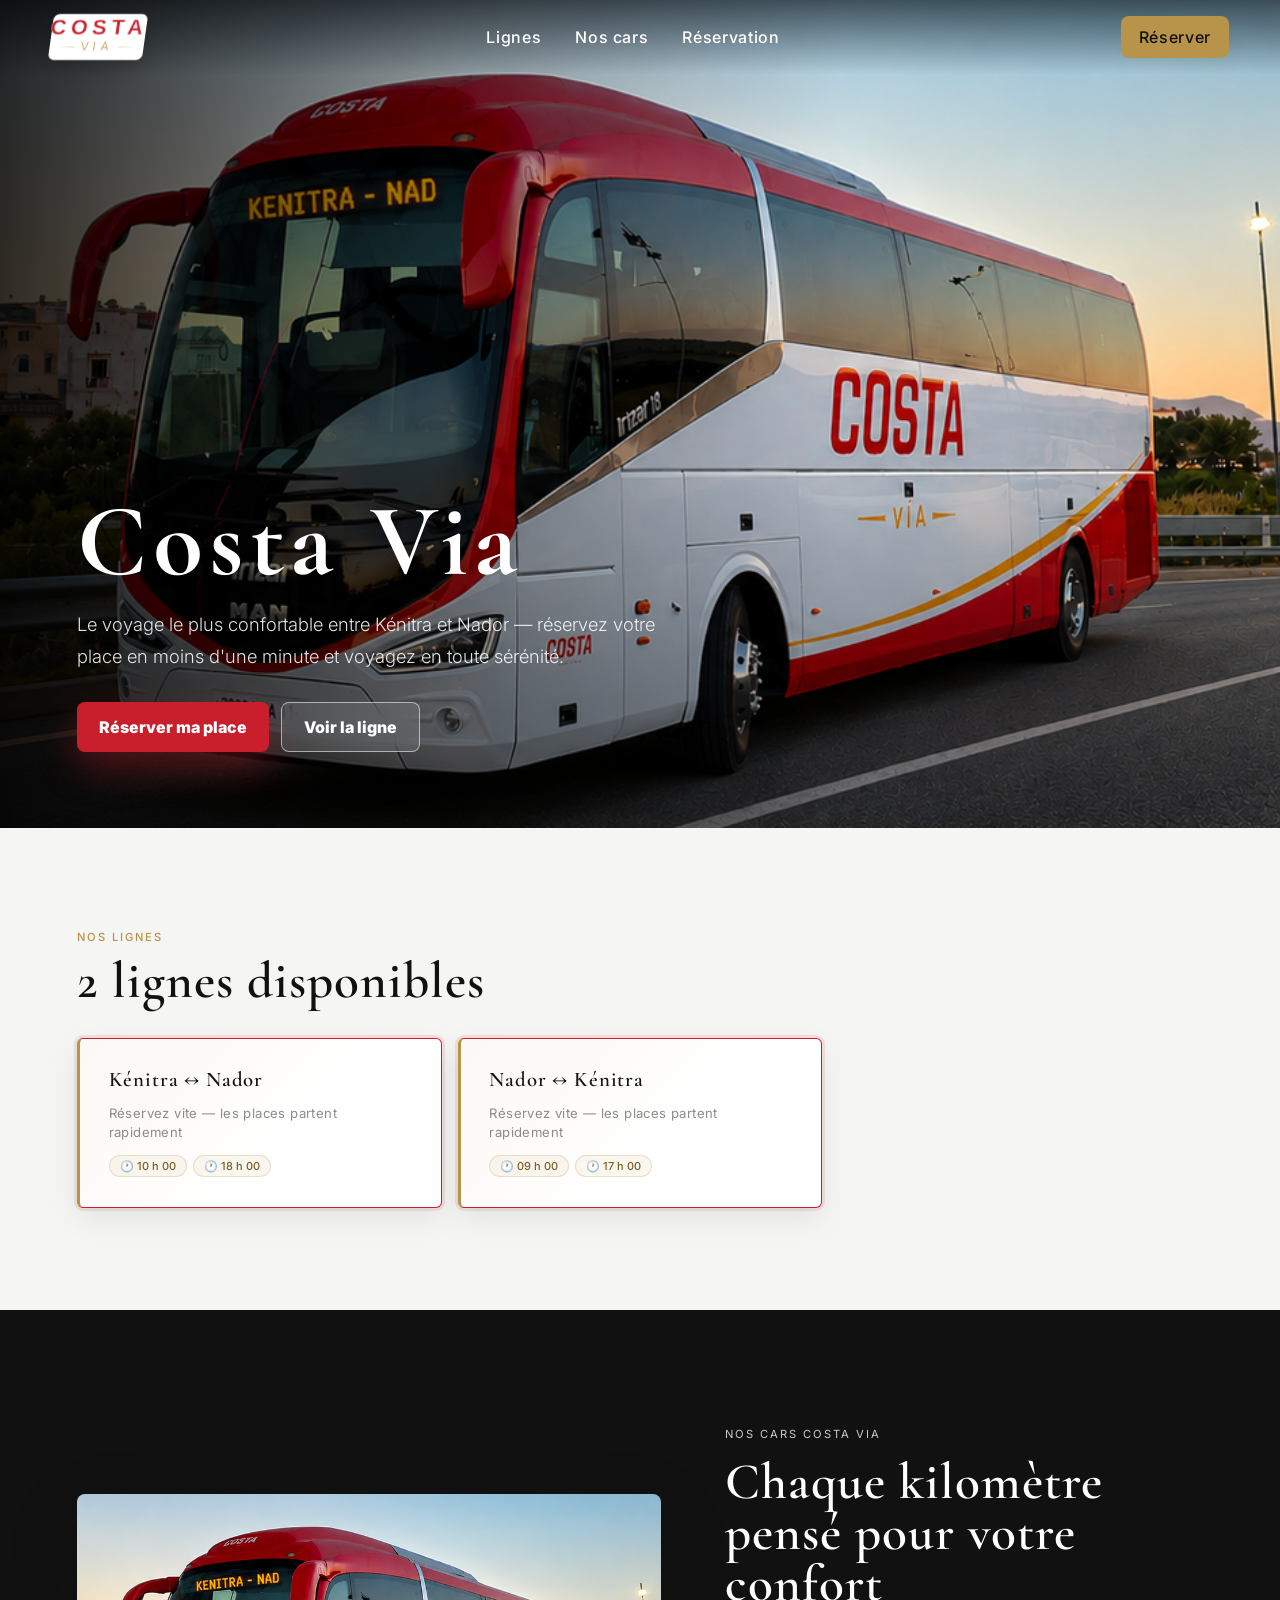
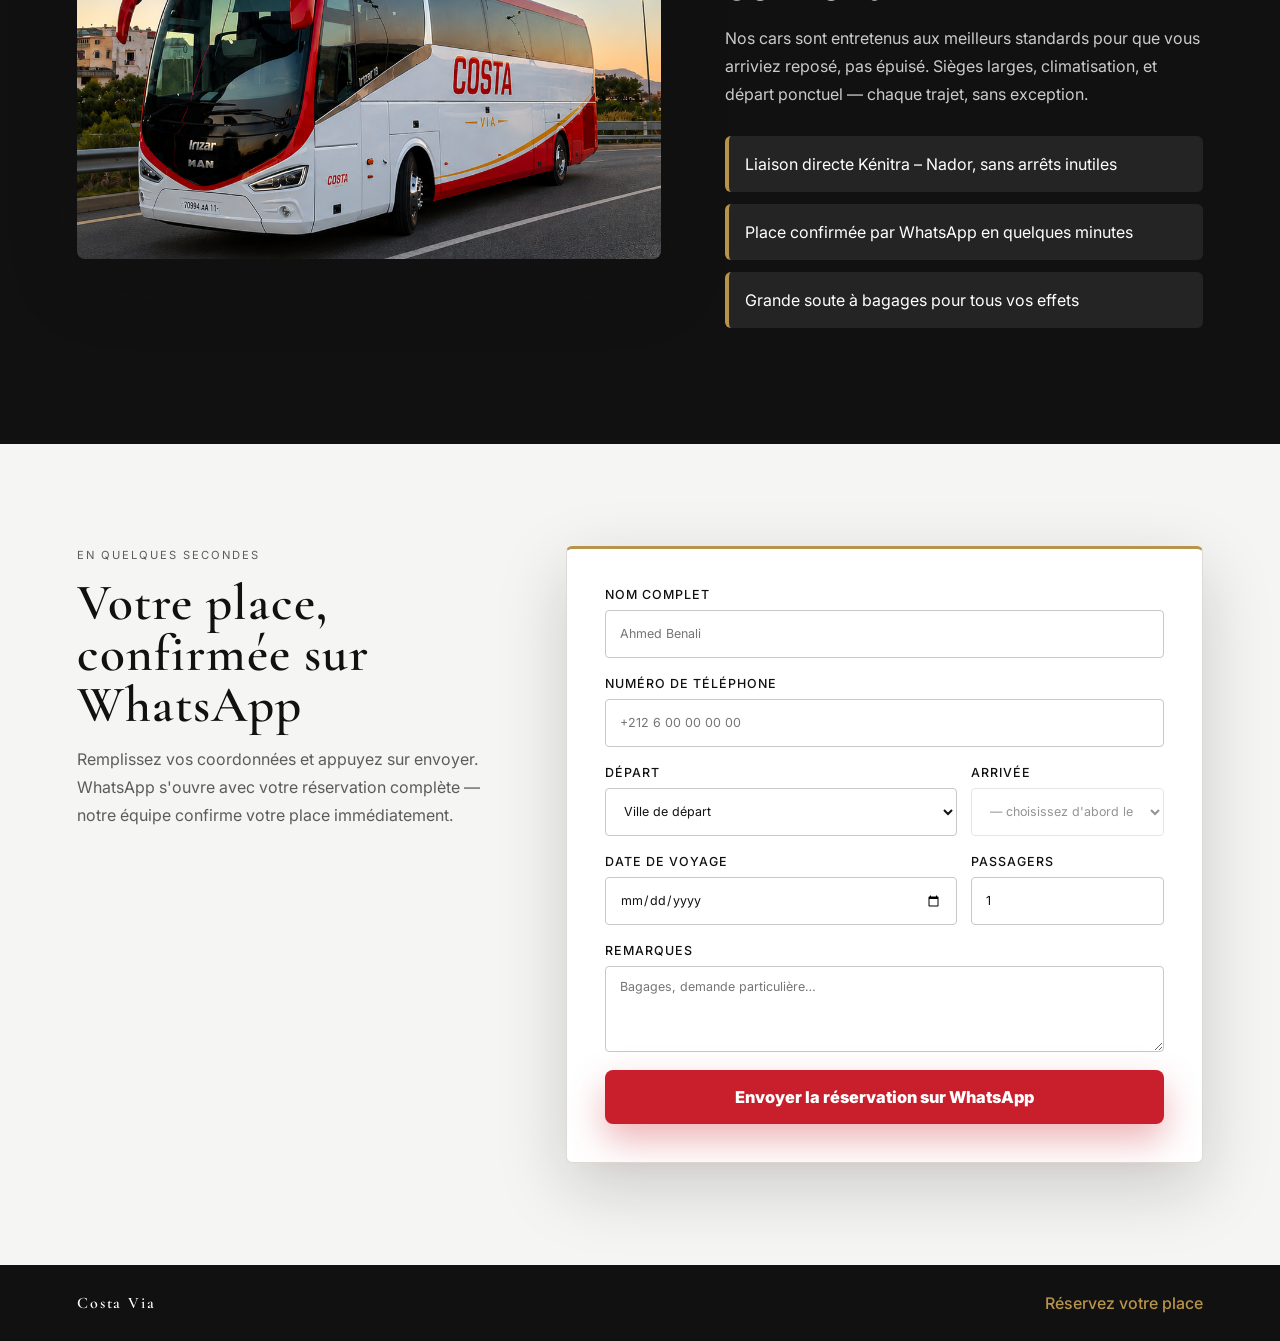
<file: index.html>
<!doctype html>
<html lang="en">
  <head>
    <meta charset="utf-8" />
    <meta name="viewport" content="width=device-width, initial-scale=1" />
    <meta
      name="description"
      content="Voyagez entre Kénitra et Nador en tout confort. Réservez votre place sur Costa Via en quelques secondes — confirmation WhatsApp immédiate."
    />
    <title>Costa Via | Kénitra ↔ Nador</title>

    <!-- Elegant font pairing: Cormorant Garamond (display) + Inter (body) -->
    <link rel="preconnect" href="https://fonts.googleapis.com" />
    <link rel="preconnect" href="https://fonts.gstatic.com" crossorigin />
    <link
      href="https://fonts.googleapis.com/css2?family=Cormorant+Garamond:ital,wght@0,400;0,500;0,600;0,700&family=Inter:wght@300;400;500;600&display=swap"
      rel="stylesheet"
    />

    <link rel="stylesheet" href="styles.css" />

    <style>
      /* ── Typography overrides ─────────────────────────────────── */
      :root {
        --font-display: 'Cormorant Garamond', Georgia, serif;
        --font-body:    'Inter', system-ui, sans-serif;
        --gold:  #b8934a;
        --gold-light: #d4b06a;
        --navy:  #0f1e2e;
      }

      /* Force body to use Inter */
      body { font-family: var(--font-body); }

      /* ── Logo: upright, not italic ───────────────────────────── */
      .costa-logo {
        font-family: var(--font-display) !important;
        font-style: normal !important;   /* removes any italic */
        font-weight: 600;
        letter-spacing: 0.18em;
      }
      .costa-word {
        font-style: normal !important;
        font-weight: 700;
        letter-spacing: 0.22em;
      }
      /* via-row: perfect centred flex row */
      .via-row {
        display: flex !important;
        align-items: center !important;
        justify-content: center !important;
        gap: 0 !important;
        width: 100% !important;
      }
      .via-row small {
        font-style: normal !important;
        font-family: var(--font-body) !important;
        font-weight: 300;
        font-size: 0.6em;
        letter-spacing: 0.35em;
        text-transform: uppercase;
        /* <small> has browser default font-size: smaller — reset it */
        font-size: 0.55em !important;
        line-height: 1 !important;
        display: inline-block !important;
        vertical-align: middle !important;
      }
      /* Gold accent on logo lines — equal flex so they share remaining space symmetrically */
      .via-line {
        background: var(--gold) !important;
        flex: 1 1 0 !important;
        height: 1px !important;
        display: block !important;
      }
      .via-line.left  { margin-right: 6px !important; }
      .via-line.right { margin-left:  6px !important; }

      /* Brand link in header */
      .brand .brand-logo {
        display: flex !important;
        flex-direction: column !important;
        align-items: center !important;
        gap: 3px !important;
        min-width: 80px !important;   /* gives via-row a fixed width so lines are truly equal */
      }

      /* ── Nav links – clean Inter ─────────────────────────────── */
      .nav-links a, .header-action {
        font-family: var(--font-body);
        font-weight: 500;
        letter-spacing: 0.04em;
        font-style: normal !important;
      }

      /* ── Hero headings ───────────────────────────────────────── */
      .hero-content h1 {
        font-family: var(--font-display);
        font-style: normal !important;
        font-weight: 700;
        letter-spacing: 0.06em;
      }
      .hero-copy {
        font-family: var(--font-body);
        font-weight: 300;
        font-size: 1.15rem;
        line-height: 1.75;
        font-style: normal !important;
      }

      /* ── Section headings ────────────────────────────────────── */
      h2 {
        font-family: var(--font-display) !important;
        font-style: normal !important;
        font-weight: 600;
        letter-spacing: 0.02em;
      }
      .eyebrow {
        font-family: var(--font-body) !important;
        font-style: normal !important;
        font-weight: 500;
        letter-spacing: 0.18em;
        font-size: 0.7rem;
        text-transform: uppercase;
        color: var(--gold);
      }

      /* ── Route card: refined shape ───────────────────────────── */
      .route-card {
        border-radius: 6px !important;        /* subtle, not round */
        border-left: 3px solid var(--gold) !important;
        padding: 1.4rem 1.8rem !important;
        font-family: var(--font-body) !important;
        font-style: normal !important;
        position: relative;
        overflow: hidden;
      }
      .route-card::before {
        content: '';
        position: absolute;
        inset: 0;
        background: linear-gradient(135deg, rgba(184,147,74,0.06) 0%, transparent 60%);
        pointer-events: none;
      }
      .route-name {
        font-family: var(--font-display) !important;
        font-style: normal !important;
        font-weight: 600;
        font-size: 1.3rem;
        letter-spacing: 0.04em;
      }
      .route-meta {
        font-family: var(--font-body) !important;
        font-style: normal !important;
        font-weight: 400;
        font-size: 0.82rem;
        letter-spacing: 0.03em;
        opacity: 0.7;
      }

      /* ── Fleet section text ──────────────────────────────────── */
      .fleet-content p,
      .fleet-content li {
        font-family: var(--font-body) !important;
        font-style: normal !important;
        font-weight: 400;
        line-height: 1.75;
      }

      /* ── Reservation form: card shape ────────────────────────── */
      .reservation-form {
        border-radius: 6px !important;
        border-top: 3px solid var(--gold) !important;
      }
      .reservation-form label {
        font-family: var(--font-body) !important;
        font-style: normal !important;
        font-weight: 500;
        font-size: 0.78rem;
        letter-spacing: 0.08em;
        text-transform: uppercase;
      }
      .reservation-form input,
      .reservation-form select,
      .reservation-form textarea {
        font-family: var(--font-body) !important;
        font-style: normal !important;
        font-weight: 400;
        border-radius: 4px !important;
      }

      .reservation-copy h2 { font-style: normal !important; }
      .reservation-copy p {
        font-family: var(--font-body) !important;
        font-style: normal !important;
        font-weight: 400;
        line-height: 1.75;
      }

      /* ── Loader logo ─────────────────────────────────────────── */
      .loader-fallback .costa-word,
      .loader-fallback small {
        font-style: normal !important;
      }

      /* ── Ride transition: 0.5 s instead of 1 s ─────────────────── */
      .ride-transition {
        animation-duration: 0.5s !important;
        transition-duration: 0.5s !important;
      }
      .ride-transition * {
        animation-duration: 0.5s !important;
        transition-duration: 0.5s !important;
      }
      /* also target any keyframe-based animation on the bus elements */
      .animated-bus {
        animation-duration: 0.5s !important;
      }
      .road-line {
        animation-duration: 0.5s !important;
      }

      /* ── Route card: pointer + hover lift ──────────────────────── */
      .route-card {
        cursor: pointer !important;
        transition: transform 0.18s ease, box-shadow 0.18s ease !important;
      }
      .route-card:hover {
        transform: translateY(-3px) !important;
        box-shadow: 0 6px 20px rgba(184,147,74,0.18) !important;
      }
      .route-card:active {
        transform: translateY(0px) !important;
      }

      /* ── Route card departure pills ──────────────────────────── */
      .route-deps {
        display: flex;
        flex-wrap: wrap;
        gap: 6px;
        margin-top: 12px;
      }
      .route-dep-pill {
        display: inline-flex;
        align-items: center;
        gap: 4px;
        padding: 3px 10px;
        border-radius: 99px;
        background: rgba(184,147,74,0.08);
        border: 1px solid rgba(184,147,74,0.25);
        font-size: 11px;
        font-weight: 500;
        color: #7a5e1e;
        font-family: var(--font-body) !important;
        font-style: normal !important;
      }

      /* ── Route grid dynamique ────────────────────────────────── */
      #routeGrid {
        grid-template-columns: repeat(auto-fill, minmax(280px, 1fr)) !important;
      }

      /* Skeleton pendant le chargement */
      .route-card-skeleton {
        min-height: 130px;
        border-radius: 8px;
        background: linear-gradient(90deg, #ece9e2 25%, #f5f3ef 50%, #ece9e2 75%);
        background-size: 200% 100%;
        animation: skeleton-shimmer 1.4s ease infinite;
      }
      @keyframes skeleton-shimmer {
        0%   { background-position: 200% 0; }
        100% { background-position: -200% 0; }
      }

      /* ── Time boxes ───────────────────────────────────────────── */
      .time-boxes-label {
        display: block;
        font-family: var(--font-body) !important;
        font-size: 0.72rem;
        font-weight: 600;
        letter-spacing: 0.08em;
        text-transform: uppercase;
        color: var(--ink);
        margin-bottom: 10px;
      }

      .time-boxes {
        display: flex;
        flex-wrap: wrap;
        gap: 10px;
      }

      .time-box {
        display: flex;
        flex-direction: column;
        align-items: center;
        justify-content: center;
        gap: 3px;
        min-width: 88px;
        padding: 12px 16px;
        border: 1.5px solid var(--line, #dedbd5);
        border-radius: 10px;
        background: #fff;
        cursor: pointer;
        transition: border-color 0.15s, background 0.15s, transform 0.15s, box-shadow 0.15s;
        font-family: var(--font-body) !important;
        font-style: normal !important;
        text-align: center;
        user-select: none;
      }

      .time-box:hover {
        border-color: var(--gold, #b8934a);
        background: #fdf8f0;
        transform: translateY(-2px);
        box-shadow: 0 4px 14px rgba(184,147,74,0.15);
      }

      .time-box.selected {
        border-color: var(--gold, #b8934a);
        background: var(--gold, #b8934a);
        color: #fff;
        box-shadow: 0 6px 18px rgba(184,147,74,0.35);
        transform: translateY(-2px);
      }

      .time-box-hour {
        font-size: 1.15rem;
        font-weight: 700;
        line-height: 1;
        letter-spacing: 0.02em;
      }

      .time-box-label {
        font-size: 0.65rem;
        font-weight: 500;
        letter-spacing: 0.1em;
        text-transform: uppercase;
        opacity: 0.65;
      }

      .time-box.selected .time-box-label {
        opacity: 0.85;
      }

      /* Smooth reveal */
      #departureTimeLabel {
        overflow: hidden;
        transition: opacity 0.25s ease;
      }

      /* ── Disabled select styling ─────────────────────────────── */
      .reservation-form select:disabled {
        opacity: 0.45 !important;
        cursor: not-allowed !important;
      }
      #departureTimeLabel:not([style*="none"]) { opacity: 1; }

      /* ── Footer ──────────────────────────────────────────────── */
      .site-footer span {
        font-family: var(--font-display) !important;
        font-style: normal !important;
        font-weight: 600;
        letter-spacing: 0.12em;
      }
      .site-footer a {
        font-family: var(--font-body) !important;
        font-style: normal !important;
        font-weight: 500;
      }
    </style>
  </head>
  <body>
    <div class="loader" id="loader" aria-label="Chargement du site">
      <div class="loader-video-frame">
        <img
  class="hero-media"
  src="assets/costa-via-bus.jpeg"
  alt="Autocar Costa Via"
        />
        <div class="loader-fallback costa-logo">
          <span class="costa-word">COSTA</span>
          <span class="via-row">
            <span class="via-line left"></span>
            <small>VIA</small>
            <span class="via-line right"></span>
          </span>
        </div>
      </div>
      <div class="loader-bar" aria-hidden="true"><span></span></div>
    </div>

    <div class="ride-transition" id="rideTransition" aria-hidden="true">
      <div class="rt-overlay"></div>
      <div class="rt-content">
        <div class="rt-logo costa-logo">
          <span class="costa-word">COSTA</span>
          <span class="via-row">
            <span class="via-line left"></span>
            <small>VIA</small>
            <span class="via-line right"></span>
          </span>
        </div>
        <div class="rt-bar-wrap" aria-hidden="true">
          <span class="rt-bar"></span>
        </div>
      </div>
    </div>

    <header class="site-header" id="top">
      <a class="brand" href="#top" aria-label="Costa Via — accueil">
        <span class="brand-logo costa-logo" aria-hidden="true">
          <span class="costa-word">COSTA</span>
          <span class="via-row">
            <span class="via-line left"></span>
            <small>VIA</small>
            <span class="via-line right"></span>
          </span>
        </span>
      </a>
      <nav class="nav-links" aria-label="Navigation principale">
        <a href="#routes">Lignes</a>
        <a href="#fleet">Nos cars</a>
        <a href="#reservation">Réservation</a>
      </nav>
      <a class="header-action" href="#reservation">Réserver</a>
    </header>

    <main>
      <!-- ── Hero ──────────────────────────────────────────────── -->
      <section class="hero" aria-labelledby="hero-title">
        <img
        class="hero-media"
        src="assets/costa-via-bus.jpeg"
        alt="Autocar Costa Via"
        />
        <div class="hero-overlay"></div>
        <div class="hero-content">
          <h1 id="hero-title">Costa Via</h1>
          <p class="hero-copy">
            Le voyage le plus confortable entre Kénitra et Nador —
            réservez votre place en moins d'une minute et voyagez en toute sérénité.
          </p>
          <div class="hero-actions">
            <a class="button primary" href="#reservation">Réserver ma place</a>
            <a class="button secondary" href="#routes">Voir la ligne</a>
          </div>
        </div>
      </section>

      <!-- ── Routes ─────────────────────────────────────────────── -->
      <section class="section route-section" id="routes" aria-labelledby="routes-title">
        <div class="section-heading">
          <p class="eyebrow" id="routesEyebrow">Nos lignes</p>
          <h2 id="routes-title">Nos lignes disponibles</h2>
        </div>
        <!-- Les cartes sont générées dynamiquement par initForm() -->
        <div class="route-grid" id="routeGrid">
          <!-- placeholder pendant le chargement -->
          <div class="route-card-skeleton"></div>
        </div>
      </section>

      <!-- ── Fleet ──────────────────────────────────────────────── -->
      <section class="fleet" id="fleet" aria-labelledby="fleet-title">
        <div class="fleet-media">
          <img
        src="assets/costa-via-bus.jpeg"
        alt="Autocar Costa Via"
          />
        </div>
        <div class="fleet-content">
          <p class="eyebrow">Nos cars Costa Via</p>
          <h2 id="fleet-title">Chaque kilomètre pensé pour votre confort</h2>
          <p>
            Nos cars sont entretenus aux meilleurs standards pour que vous arriviez
            reposé, pas épuisé. Sièges larges, climatisation, et départ ponctuel —
            chaque trajet, sans exception.
          </p>
          <ul class="feature-list">
            <li>Liaison directe Kénitra – Nador, sans arrêts inutiles</li>
            <li>Place confirmée par WhatsApp en quelques minutes</li>
            <li>Grande soute à bagages pour tous vos effets</li>
          </ul>
        </div>
      </section>

      <!-- ── Reservation ────────────────────────────────────────── -->
      <section class="reservation-section" id="reservation" aria-labelledby="reservation-title">
        <div class="reservation-copy">
          <p class="eyebrow">En quelques secondes</p>
          <h2 id="reservation-title">Votre place, confirmée sur WhatsApp</h2>
          <p>
            Remplissez vos coordonnées et appuyez sur envoyer. WhatsApp s'ouvre
            avec votre réservation complète — notre équipe confirme votre place
            immédiatement.
          </p>
        </div>

        <form class="reservation-form" id="reservationForm">
          <label>
            Nom complet
            <input
              id="customerName"
              name="customerName"
              type="text"
              autocomplete="name"
              placeholder="Ahmed Benali"
              required
            />
          </label>

          <label>
            Numéro de téléphone
            <input
              id="customerPhone"
              name="customerPhone"
              type="tel"
              autocomplete="tel"
              placeholder="+212 6 00 00 00 00"
              required
            />
          </label>

          <!-- Départ + Arrivée en deux colonnes -->
          <div class="form-row">
            <label>
              Départ
              <select id="fromCity" name="fromCity" required>
                <option value="">Chargement…</option>
              </select>
            </label>
            <label>
              Arrivée
              <select id="toCity" name="toCity" required disabled>
                <option value="">— choisissez d'abord le départ</option>
              </select>
            </label>
          </div>

          <!-- Heure de départ : boîtes cliquables -->
          <div id="departureTimeLabel" style="display:none">
            <span class="time-boxes-label">Heure de départ</span>
            <div class="time-boxes" id="timeBoxes" role="group" aria-label="Heure de départ"></div>
            <!-- champ caché pour la valeur sélectionnée -->
            <input type="hidden" id="departureTime" name="departureTime" />
          </div>

          <div class="form-row">
            <label>
              Date de voyage
              <input id="travelDate" name="travelDate" type="date" required />
            </label>
            <label>
              Passagers
              <input
                id="passengers"
                name="passengers"
                type="number"
                min="1"
                max="80"
                value="1"
              />
            </label>
          </div>

          <label>
            Remarques
            <textarea
              id="notes"
              name="notes"
              rows="4"
              placeholder="Bagages, demande particulière…"
            ></textarea>
          </label>

          <button class="button submit" type="submit">Envoyer la réservation sur WhatsApp</button>
        </form>
      </section>
    </main>

    <footer class="site-footer">
      <span>Costa Via</span>
      <a href="#reservation">Réservez votre place</a>
    </footer>

    <!--
      ╔═══════════════════════════════════════════════════════════════════╗
      ║  DONNÉES DE SECOURS (fallback si JSONbin est inaccessible)       ║
      ║  Ces données sont utilisées uniquement hors ligne.               ║
      ║  La vraie source est JSONbin.io — gérez tout depuis admin.html   ║
      ╚═══════════════════════════════════════════════════════════════════╝
    -->
    <script id="schedules-data" type="application/json">
    {
      "cities": [
        { "id": "Kenitra", "label": "Kénitra" },
        { "id": "Nador",   "label": "Nador"   }
      ],
      "lines": [
        {
          "id": "KN",
          "from": "Kenitra",
          "to": "Nador",
          "departures": [
            { "id": "KN-10", "label": "10 h 00", "heure": "10:00" },
            { "id": "KN-18", "label": "18 h 00", "heure": "18:00" }
          ]
        },
        {
          "id": "NK",
          "from": "Nador",
          "to": "Kenitra",
          "departures": [
            { "id": "NK-09", "label": "09 h 00", "heure": "09:00" },
            { "id": "NK-17", "label": "17 h 00", "heure": "17:00" }
          ]
        }
      ]
    }
    </script>

    <script src="script.js"></script>
    <script>
      /* ════════════════════════════════════════════════════════════════
         Costa Via — logique du formulaire de réservation
         ════════════════════════════════════════════════════════════════ */

      /* ── Animation patch ───────────────────────────────────────── */
      (function () {
        var el = document.getElementById('rideTransition');
        if (!el) return;
        var _orig = window.setTimeout;
        window.setTimeout = function (fn, delay) {
          var a = Array.prototype.slice.call(arguments, 2);
          return _orig.apply(this, [fn, delay].concat(a));
        };
      })();

      /* ── JSONbin.io — source de vérité, partagée avec admin.html ───── */
      var JSONBIN_BIN_ID     = '6a464b9fda38895dfe21dfa0';
      var JSONBIN_MASTER_KEY = '$2a$10$acoaTPgeLpVFCtL/paNJCepuQtPx75NwT.cniJv318Ar5eZn329Nm';
      var JSONBIN_URL        = 'https://api.jsonbin.io/v3/b/' + JSONBIN_BIN_ID + '/latest';

      /* ── Chargement des données ─────────────────────────────────────
       *
       *  Priorité :
       *  1. JSONbin.io                          ← source de vérité, gérée depuis admin.html
       *  2. localStorage['costaViaSchedules']   ← cache (dernier chargement connu)
       *  3. Bloc <script id="schedules-data">   ← fallback hors ligne, livré avec la page
       *
       *  Fonctionne en file://, localhost, et en ligne.
       * ──────────────────────────────────────────────────────────── */
      function loadLocalSchedules() {
        /* 1. localStorage — mis à jour par l'admin / lors d'une visite précédente */
        try {
          var saved = localStorage.getItem('costaViaSchedules');
          if (saved) {
            var parsed = JSON.parse(saved);
            if (parsed && parsed.cities && parsed.lines) return parsed;
          }
        } catch(e) {}

        /* 2. Fallback : données inline */
        var tag = document.getElementById('schedules-data');
        if (!tag) return { cities: [], lines: [] };
        try { return JSON.parse(tag.textContent); }
        catch(e) { return { cities: [], lines: [] }; }
      }

      function fetchSchedulesFromJsonBin() {
        /* Coupe la requête si JSONbin met trop de temps à répondre,
           pour ne pas laisser la page de réservation bloquée sur un réseau lent. */
        var controller = ('AbortController' in window) ? new AbortController() : null;
        var timer = controller ? setTimeout(function () { controller.abort(); }, 4000) : null;

        return fetch(JSONBIN_URL, {
          headers: {
            'X-Master-Key': JSONBIN_MASTER_KEY,
            'X-Bin-Meta': 'false'
          },
          signal: controller ? controller.signal : undefined
        })
          .then(function (res) {
            if (!res.ok) throw new Error('HTTP ' + res.status);
            return res.json();
          })
          .then(function (data) {
            if (!data || !data.cities || !data.lines) throw new Error('Format invalide');
            try { localStorage.setItem('costaViaSchedules', JSON.stringify(data)); } catch(e) {}
            return data;
          })
          .finally(function () { if (timer) clearTimeout(timer); });
      }

      /* Initialise le formulaire UNE SEULE FOIS, avec la donnée la plus fraîche possible
         (JSONbin.io en priorité, secours local sinon). On n'appelle jamais initForm()
         une deuxième fois : elle attache des écouteurs d'évènements, qui se
         dupliqueraient (double envoi WhatsApp, etc.) si elle était rappelée. */
      fetchSchedulesFromJsonBin()
        .catch(function () { return loadLocalSchedules(); })
        .then(function (data) { initForm(data); });

      /* ── Génération dynamique des cartes de lignes ─────────────── */
      function renderRouteCards(data, cityLabels) {
        var grid     = document.getElementById('routeGrid');
        var title    = document.getElementById('routes-title');
        var eyebrow  = document.getElementById('routesEyebrow');
        if (!grid) return;

        /* Vide le skeleton */
        grid.innerHTML = '';

        if (!data.lines || data.lines.length === 0) {
          grid.innerHTML = '<p style="color:var(--muted);font-size:14px">Aucune ligne disponible pour le moment.</p>';
          return;
        }

        /* Titre dynamique selon le nombre de lignes */
        var nbLignes = data.lines.length;
        if (eyebrow) eyebrow.textContent = nbLignes === 1 ? 'Notre ligne' : 'Nos lignes';
        if (title) {
          if (nbLignes === 1) {
            var l = data.lines[0];
            var fl = cityLabels[l.from] || l.from;
            var tl = cityLabels[l.to]   || l.to;
            title.textContent = fl + ' — ' + tl + ', direct';
          } else {
            title.textContent = nbLignes + ' lignes disponibles';
          }
        }

        /* Grille : une colonne si une seule ligne, auto sinon */
        grid.className = 'route-grid' + (nbLignes === 1 ? ' single-route' : '');

        /* Crée une carte par ligne */
        data.lines.forEach(function (line) {
          var fromLabel = cityLabels[line.from] || line.from;
          var toLabel   = cityLabels[line.to]   || line.to;
          var depCount  = line.departures ? line.departures.length : 0;

          /* Horaires à afficher sous la carte */
          var depsHtml = '';
          if (line.departures && line.departures.length) {
            depsHtml = '<span class="route-deps">' +
              line.departures.map(function (d) {
                return '<span class="route-dep-pill">🕐 ' + d.label + '</span>';
              }).join('') +
            '</span>';
          }

          var card = document.createElement('button');
          card.type         = 'button';
          card.className    = 'route-card is-selected';
          card.dataset.route = line.from + ' - ' + line.to;

          card.innerHTML =
            '<span class="route-name">' + fromLabel + ' ↔ ' + toLabel + '</span>' +
            '<span class="route-meta">Réservez vite — les places partent rapidement</span>' +
            (depsHtml ? depsHtml : '');

          grid.appendChild(card);
        });

        /* Rebranche les listeners de clic (définis plus bas dans initForm) */
        /* On dispatch un event custom pour que initForm les attrape */
        grid.dispatchEvent(new Event('cards-ready', { bubbles: true }));
      }

      /* ── initForm ───────────────────────────────────────────────── */
      function initForm(data) {

        var SCHEDULES    = {};
        var DESTINATIONS = {};
        var CITY_LABELS  = {};

        data.cities.forEach(function (c) {
          CITY_LABELS[c.id] = c.label;
        });

        data.lines.forEach(function (line) {
          var f = line.from, t = line.to;
          if (!SCHEDULES[f])    SCHEDULES[f]    = {};
          if (!DESTINATIONS[f]) DESTINATIONS[f] = [];
          SCHEDULES[f][t] = line.departures;
          DESTINATIONS[f].push({ value: t, label: CITY_LABELS[t] || t });
        });

        /* ── Génère les cartes de lignes dynamiquement ────────────── */
        renderRouteCards(data, CITY_LABELS);

        var elFrom      = document.getElementById('fromCity');
        var elTo        = document.getElementById('toCity');
        var elTimeHidden= document.getElementById('departureTime');
        var elTimeBoxes = document.getElementById('timeBoxes');
        var elTimeLbl   = document.getElementById('departureTimeLabel');

        /* Peuple le select Départ */
        elFrom.innerHTML = '<option value="">Ville de départ</option>';
        data.cities.forEach(function (c) {
          var o = document.createElement('option');
          o.value = c.id; o.textContent = c.label;
          elFrom.appendChild(o);
        });

        elFrom.addEventListener('change', function () {
          var from = this.value;
          elTo.innerHTML = '<option value="">Ville d\'arrivée</option>';
          elTo.disabled  = true;
          elTimeLbl.style.display = 'none';
          elTimeBoxes.innerHTML   = '';
          elTimeHidden.value      = '';
          if (!from || !DESTINATIONS[from]) return;
          DESTINATIONS[from].forEach(function (d) {
            var o = document.createElement('option');
            o.value = d.value; o.textContent = d.label;
            elTo.appendChild(o);
          });
          elTo.disabled = false;
          if (DESTINATIONS[from].length === 1) {
            elTo.value = DESTINATIONS[from][0].value;
            elTo.dispatchEvent(new Event('change'));
          }
        });

        elTo.addEventListener('change', function () {
          var from = elFrom.value, to = this.value;

          /* Réinitialise les boîtes horaires */
          elTimeLbl.style.display = 'none';
          elTimeBoxes.innerHTML   = '';
          elTimeHidden.value      = '';

          if (!from || !to) return;
          var slots = SCHEDULES[from] && SCHEDULES[from][to] ? SCHEDULES[from][to] : [];
          if (!slots.length) return;

          /* Construit les boîtes cliquables */
          slots.forEach(function (s) {
            var box = document.createElement('button');
            box.type      = 'button';
            box.className = 'time-box';
            box.dataset.id    = s.id;
            box.dataset.heure = s.heure;
            box.dataset.label = s.label;

            /* Formate l'heure : "10:00" → "10h00" affiché en deux lignes */
            var parts = s.heure.split(':');
            var hh = parts[0], mm = parts[1] || '00';

            box.innerHTML =
              '<span class="time-box-hour">' + hh + '<small style="font-size:.65em;font-weight:500">h</small>' + mm + '</span>' +
              '<span class="time-box-label">Départ</span>';

            box.addEventListener('click', function () {
              /* Déselectionne tout */
              elTimeBoxes.querySelectorAll('.time-box').forEach(function (b) {
                b.classList.remove('selected');
              });
              /* Sélectionne ce bouton */
              box.classList.add('selected');
              elTimeHidden.value = s.id;
              /* Stocke le label pour le message WhatsApp */
              elTimeHidden.dataset.label = s.label;
            });

            elTimeBoxes.appendChild(box);
          });

          elTimeLbl.style.display = '';
        });

        /* ── Clic sur les cartes de lignes (délégation sur le grid) ── */
        var routeGrid = document.getElementById('routeGrid');
        if (routeGrid) {
          routeGrid.addEventListener('click', function (e) {
            var card = e.target.closest('.route-card');
            if (!card) return;

            var parts = (card.getAttribute('data-route') || '').split(' - ');
            var from  = (parts[0] || '').trim();

            /* Animation */
            var rt = document.getElementById('rideTransition');
            if (rt) {
              rt.classList.remove('is-active', 'is-leaving');
              void rt.offsetWidth;
              rt.classList.add('is-active');
              setTimeout(function () {
                var target = document.getElementById('reservation');
                if (target) target.scrollIntoView({ behavior: 'instant' });
              }, 350);
              setTimeout(function () { rt.classList.add('is-leaving'); }, 680);
              setTimeout(function () { rt.classList.remove('is-active', 'is-leaving'); }, 1050);
            }

            /* Pré-sélectionne la ville de départ */
            if (from && elFrom) {
              elFrom.value = from;
              elTimeBoxes.innerHTML = '';
              elTimeHidden.value    = '';
              elFrom.dispatchEvent(new Event('change'));
            }
          });
        }

        document.getElementById('reservationForm')
          .addEventListener('submit', function (e) {
            e.preventDefault();
            e.stopImmediatePropagation();
            var name    = (document.getElementById('customerName').value  || '').trim();
            var phone   = (document.getElementById('customerPhone').value || '').trim();
            var from    = elFrom.value;
            var to      = elTo.value;
            var timeId  = elTimeHidden.value;
            var timeStr = elTimeHidden.dataset.label || timeId || '—';
            var date    = document.getElementById('travelDate').value;
            var pax     = document.getElementById('passengers').value || '1';
            var notes   = (document.getElementById('notes').value || '').trim();
            var dateStr = date;
            if (date) {
              var d = new Date(date + 'T00:00:00');
              dateStr = d.toLocaleDateString('fr-FR', {
                weekday: 'long', day: 'numeric', month: 'long', year: 'numeric'
              });
            }
            var msg = [
              '🚌 *Réservation Costa Via*', '',
              '👤 Nom : '             + (name                  || '—'),
              '📞 Tél : '             + (phone                 || '—'),
              '📍 Départ : '          + (CITY_LABELS[from]     || from || '—'),
              '🏁 Arrivée : '         + (CITY_LABELS[to]       || to   || '—'),
              '🕐 Heure de départ : ' + timeStr,
              '📅 Date : '            + (dateStr               || '—'),
              '🧑‍🤝‍🧑 Passagers : '  + pax
            ];
            if (notes) msg.push('📝 Remarques : ' + notes);
            var waNumber = '212666221084';
            window.open(
              'https://wa.me/' + waNumber + '?text=' + encodeURIComponent(msg.join('\n')),
              '_blank'
            );
          }, true);

      } /* fin initForm() */
    </script>
  </body>
</html>
</file>
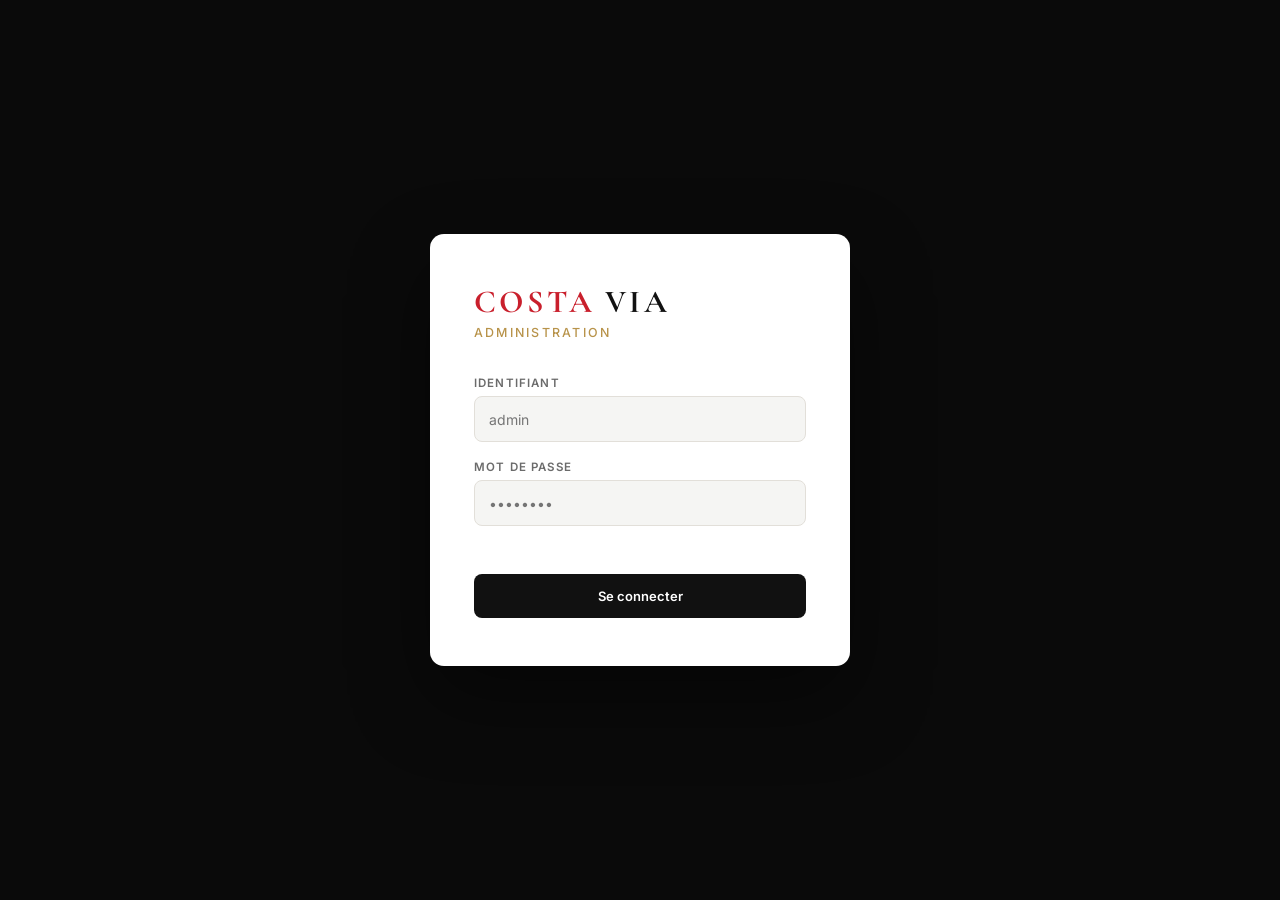
<file: admin.html>
<!doctype html>
<html lang="fr">
<head>
  <meta charset="utf-8" />
  <meta name="viewport" content="width=device-width, initial-scale=1" />
  <title>Costa Via — Admin</title>
  <link rel="preconnect" href="https://fonts.googleapis.com" />
  <link rel="preconnect" href="https://fonts.gstatic.com" crossorigin />
  <link href="https://fonts.googleapis.com/css2?family=Cormorant+Garamond:wght@600;700&family=Inter:wght@300;400;500;600&display=swap" rel="stylesheet" />
  <style>
    /* ── Tokens ───────────────────────────────────────────────────── */
    :root {
      --ink:      #111111;
      --muted:    #6b6b6b;
      --paper:    #f5f5f3;
      --surface:  #ffffff;
      --line:     #e2dfd9;
      --red:      #c91f2c;
      --red-bg:   #fdf2f3;
      --gold:     #b8934a;
      --gold-bg:  #fdf8f0;
      --green:    #1a7a4a;
      --green-bg: #f0faf5;
      --shadow-sm: 0 2px 8px rgba(17,17,17,0.08);
      --shadow-md: 0 8px 28px rgba(17,17,17,0.12);
      --radius:   10px;
      --font-display: 'Cormorant Garamond', Georgia, serif;
      --font-body:    'Inter', system-ui, sans-serif;
    }

    *, *::before, *::after { box-sizing: border-box; margin: 0; padding: 0; }
    html { scroll-behavior: smooth; }
    body {
      font-family: var(--font-body);
      font-size: 14px;
      color: var(--ink);
      background: var(--paper);
      min-height: 100vh;
    }

    .sync-badge {
      font-size: 0.68rem; font-weight: 600;
      letter-spacing: 0.06em;
      border-radius: 99px; padding: 3px 10px;
      border: 1px solid transparent;
      transition: all 0.3s ease;
    }
    .badge-local  { background: #f0f0ee; color: var(--muted);  border-color: var(--line); }
    .badge-saving { background: #fff8e6; color: #8a6500;       border-color: #f0d060; }
    .badge-ok     { background: var(--green-bg); color: var(--green); border-color: rgba(26,122,74,0.2); }
    .badge-error  { background: var(--red-bg);   color: var(--red);   border-color: rgba(201,31,44,0.2); }

    /* ── Login screen ─────────────────────────────────────────────── */
    #loginScreen {
      position: fixed; inset: 0;
      display: flex; align-items: center; justify-content: center;
      background: #0a0a0a;
      z-index: 100;
      transition: opacity 0.4s ease, visibility 0.4s ease;
    }
    #loginScreen.hidden { opacity: 0; visibility: hidden; pointer-events: none; }

    .login-box {
      background: var(--surface);
      border-radius: 14px;
      padding: 48px 44px;
      width: min(420px, 92vw);
      box-shadow: 0 32px 80px rgba(0,0,0,0.45);
    }
    .login-logo {
      font-family: var(--font-display);
      font-size: 2rem;
      font-weight: 700;
      letter-spacing: 0.1em;
      color: var(--ink);
      margin-bottom: 4px;
    }
    .login-logo span { color: var(--red); }
    .login-sub {
      font-size: 0.78rem;
      font-weight: 500;
      letter-spacing: 0.18em;
      text-transform: uppercase;
      color: var(--gold);
      margin-bottom: 36px;
    }
    .login-box label {
      display: block;
      font-size: 0.72rem;
      font-weight: 600;
      letter-spacing: 0.1em;
      text-transform: uppercase;
      color: var(--muted);
      margin-bottom: 6px;
    }
    .login-box input {
      display: block;
      width: 100%;
      height: 46px;
      padding: 0 14px;
      border: 1px solid var(--line);
      border-radius: 8px;
      font-family: var(--font-body);
      font-size: 14px;
      color: var(--ink);
      background: var(--paper);
      outline: none;
      transition: border-color 0.15s;
      margin-bottom: 18px;
    }
    .login-box input:focus { border-color: var(--gold); }
    .login-error {
      font-size: 0.78rem;
      color: var(--red);
      margin-bottom: 12px;
      min-height: 18px;
    }
    .btn {
      display: inline-flex; align-items: center; justify-content: center;
      gap: 7px;
      height: 44px; padding: 0 20px;
      border: none; border-radius: 8px;
      font-family: var(--font-body); font-size: 13px; font-weight: 600;
      cursor: pointer;
      transition: opacity 0.15s, transform 0.15s;
    }
    .btn:hover { opacity: 0.88; transform: translateY(-1px); }
    .btn:active { transform: translateY(0); }
    .btn-primary   { background: var(--ink);   color: #fff; width: 100%; }
    .btn-gold      { background: var(--gold);  color: #fff; }
    .btn-red       { background: var(--red);   color: #fff; }
    .btn-ghost     { background: transparent; border: 1px solid var(--line); color: var(--muted); }
    .btn-green     { background: var(--green); color: #fff; }
    .btn-sm        { height: 34px; padding: 0 14px; font-size: 12px; border-radius: 6px; }

    /* ── App shell ────────────────────────────────────────────────── */
    #app { display: none; min-height: 100vh; }
    #app.visible { display: flex; flex-direction: column; }

    .topbar {
      position: sticky; top: 0; z-index: 10;
      display: flex; align-items: center; justify-content: space-between;
      gap: 16px;
      height: 62px; padding: 0 clamp(16px, 4vw, 48px);
      background: var(--surface);
      border-bottom: 1px solid var(--line);
      box-shadow: var(--shadow-sm);
    }
    .topbar-brand {
      font-family: var(--font-display);
      font-size: 1.3rem; font-weight: 700;
      letter-spacing: 0.08em;
      color: var(--ink);
    }
    .topbar-brand span { color: var(--red); }
    .topbar-right { display: flex; align-items: center; gap: 10px; }
    .badge-admin {
      font-size: 0.68rem; font-weight: 600;
      letter-spacing: 0.12em; text-transform: uppercase;
      color: var(--gold); background: var(--gold-bg);
      border: 1px solid rgba(184,147,74,0.25);
      border-radius: 99px; padding: 3px 10px;
    }

    /* ── Main layout ──────────────────────────────────────────────── */
    .main {
      flex: 1;
      display: grid;
      grid-template-columns: 240px 1fr;
      align-items: start;
    }

    /* ── Sidebar ──────────────────────────────────────────────────── */
    .sidebar {
      position: sticky; top: 62px;
      height: calc(100vh - 62px);
      overflow-y: auto;
      padding: 28px 16px;
      border-right: 1px solid var(--line);
      background: var(--surface);
    }
    .sidebar-section-label {
      font-size: 0.65rem; font-weight: 600;
      letter-spacing: 0.16em; text-transform: uppercase;
      color: var(--muted); padding: 0 10px;
      margin: 0 0 8px;
    }
    .sidebar-nav { list-style: none; margin-bottom: 28px; }
    .sidebar-nav li a {
      display: flex; align-items: center; gap: 10px;
      padding: 9px 10px;
      border-radius: 7px;
      font-size: 13px; font-weight: 500;
      color: var(--muted);
      text-decoration: none;
      transition: background 0.12s, color 0.12s;
      cursor: pointer;
    }
    .sidebar-nav li a:hover,
    .sidebar-nav li a.active {
      background: var(--paper); color: var(--ink);
    }
    .sidebar-nav li a.active { font-weight: 600; }
    .sidebar-icon { width: 16px; text-align: center; }

    /* ── Content ──────────────────────────────────────────────────── */
    .content { padding: clamp(24px, 4vw, 48px); }

    .page-header {
      display: flex; align-items: flex-start;
      justify-content: space-between; gap: 16px;
      margin-bottom: 32px;
      flex-wrap: wrap;
    }
    .page-title { font-family: var(--font-display); font-size: 2rem; font-weight: 700; line-height: 1; }
    .page-desc { color: var(--muted); font-size: 13px; margin-top: 6px; }

    /* ── Tabs ─────────────────────────────────────────────────────── */
    .tab-panels > .tab-panel { display: none; }
    .tab-panels > .tab-panel.active { display: block; }

    /* ── Cards / sections ─────────────────────────────────────────── */
    .card {
      background: var(--surface);
      border: 1px solid var(--line);
      border-radius: var(--radius);
      overflow: hidden;
      margin-bottom: 24px;
    }
    .card-header {
      display: flex; align-items: center;
      justify-content: space-between; gap: 12px;
      padding: 16px 20px;
      border-bottom: 1px solid var(--line);
    }
    .card-title {
      font-size: 13px; font-weight: 600;
      color: var(--ink); letter-spacing: 0.02em;
    }
    .card-body { padding: 20px; }

    /* ── Empty state ──────────────────────────────────────────────── */
    .empty {
      text-align: center; padding: 40px 20px;
      color: var(--muted); font-size: 13px;
    }
    .empty-icon { font-size: 2rem; margin-bottom: 10px; opacity: 0.4; }

    /* ── Table ────────────────────────────────────────────────────── */
    .tbl { width: 100%; border-collapse: collapse; }
    .tbl th {
      font-size: 0.68rem; font-weight: 600;
      letter-spacing: 0.1em; text-transform: uppercase;
      color: var(--muted); text-align: left;
      padding: 10px 16px;
      border-bottom: 1px solid var(--line);
      background: var(--paper);
    }
    .tbl td {
      padding: 12px 16px;
      border-bottom: 1px solid var(--line);
      font-size: 13px; color: var(--ink);
      vertical-align: middle;
    }
    .tbl tr:last-child td { border-bottom: none; }
    .tbl tr:hover td { background: var(--paper); }

    /* ── Tags / chips ─────────────────────────────────────────────── */
    .chip {
      display: inline-flex; align-items: center; gap: 5px;
      padding: 3px 10px; border-radius: 99px;
      font-size: 11px; font-weight: 600;
      white-space: nowrap;
    }
    .chip-gold { background: var(--gold-bg); color: #7a5e1e; border: 1px solid rgba(184,147,74,0.22); }
    .chip-red  { background: var(--red-bg);  color: #8f111c; border: 1px solid rgba(201,31,44,0.18); }
    .chip-green{ background: var(--green-bg);color: #145c38; border: 1px solid rgba(26,122,74,0.18); }

    /* ── Inline form row ──────────────────────────────────────────── */
    .form-inline {
      display: grid;
      grid-template-columns: repeat(auto-fill, minmax(160px, 1fr));
      gap: 12px; align-items: end;
    }
    .field { display: flex; flex-direction: column; gap: 6px; }
    .field label {
      font-size: 0.68rem; font-weight: 600;
      letter-spacing: 0.1em; text-transform: uppercase;
      color: var(--muted);
    }
    .field input, .field select {
      height: 40px; padding: 0 12px;
      border: 1px solid var(--line); border-radius: 7px;
      font-family: var(--font-body); font-size: 13px;
      color: var(--ink); background: var(--paper);
      outline: none; transition: border-color 0.15s;
    }
    .field input:focus, .field select:focus { border-color: var(--gold); }

    /* ── Departure pills inside a line row ────────────────────────── */
    .dep-list { display: flex; flex-wrap: wrap; gap: 6px; }
    .dep-pill {
      display: inline-flex; align-items: center; gap: 6px;
      padding: 4px 10px; border-radius: 99px;
      background: var(--gold-bg);
      border: 1px solid rgba(184,147,74,0.25);
      font-size: 12px; font-weight: 500; color: #7a5e1e;
    }
    .dep-pill button {
      border: none; background: none; cursor: pointer;
      color: var(--red); font-size: 14px; line-height: 1;
      padding: 0; width: 14px; height: 14px;
      display: flex; align-items: center; justify-content: center;
      border-radius: 50%;
    }
    .dep-pill button:hover { background: var(--red-bg); }

    /* ── Toast ────────────────────────────────────────────────────── */
    #toast {
      position: fixed; bottom: 28px; left: 50%; transform: translateX(-50%);
      z-index: 200;
      display: flex; align-items: center; gap: 10px;
      padding: 12px 20px; border-radius: 10px;
      background: var(--ink); color: #fff;
      font-size: 13px; font-weight: 500;
      box-shadow: 0 8px 28px rgba(0,0,0,0.28);
      opacity: 0; pointer-events: none;
      transition: opacity 0.25s ease;
      white-space: nowrap;
    }
    #toast.show { opacity: 1; }
    #toast.success { background: var(--green); }
    #toast.error   { background: var(--red); }

    /* ── Export panel ─────────────────────────────────────────────── */
    .export-box {
      background: #0a0a0a; border-radius: 8px;
      padding: 18px; overflow: auto; max-height: 420px;
    }
    .export-box pre {
      color: #c8e6c9; font-family: 'JetBrains Mono', 'Fira Code', monospace;
      font-size: 11.5px; line-height: 1.6;
      white-space: pre; tab-size: 2;
    }
    .export-actions { display: flex; gap: 10px; margin-top: 14px; flex-wrap: wrap; }

    /* ── Divider ──────────────────────────────────────────────────── */
    .divider { border: none; border-top: 1px solid var(--line); margin: 24px 0; }

    /* ── Responsive ───────────────────────────────────────────────── */
    
.menu-toggle{display:none;width:42px;height:42px;border:none;background:none;font-size:28px;cursor:pointer}
.sidebar-overlay{display:none}
@media (max-width:780px){
.menu-toggle{display:block}
.main{display:block}
.sidebar{position:fixed;top:62px;left:-260px;width:240px;height:calc(100vh - 62px);display:block;transition:left .3s;z-index:1000}
.sidebar.open{left:0}
.sidebar-overlay{position:fixed;inset:62px 0 0 0;background:rgba(0,0,0,.35);display:none;z-index:999}
.sidebar-overlay.show{display:block}
}

  </style>
</head>
<body>

<!-- ══════════════════════════════════════════════════════════════════
     LOGIN
══════════════════════════════════════════════════════════════════ -->
<div id="loginScreen">
  <div class="login-box">
    <div class="login-logo"><span>COSTA</span> VIA</div>
    <div class="login-sub">Administration</div>

    <label for="loginUser">Identifiant</label>
    <input id="loginUser" type="text" placeholder="admin" autocomplete="username" />

    <label for="loginPass">Mot de passe</label>
    <input id="loginPass" type="password" placeholder="••••••••" autocomplete="current-password" />

    <div class="login-error" id="loginError"></div>
    <button class="btn btn-primary" id="loginBtn">Se connecter</button>
  </div>
</div>

<!-- ══════════════════════════════════════════════════════════════════
     APP
══════════════════════════════════════════════════════════════════ -->
<div id="app">

  <!-- Top bar -->
  <header class="topbar">
    <button id="menuToggle" class="menu-toggle">☰</button>
    <div class="topbar-brand"><span>COSTA</span> VIA</div>
    <div class="topbar-right">
      <span id="syncBadge" class="sync-badge badge-saving">🔄 Connexion à JSONbin...</span>
      <span class="badge-admin">Admin</span>
      <button class="btn btn-ghost btn-sm" id="logoutBtn">Déconnexion</button>
    </div>
  </header>

  <div class="main">

    <!-- Sidebar -->
    <aside class="sidebar" id="sidebar">
      <p class="sidebar-section-label">Navigation</p>
      <ul class="sidebar-nav">
        <li><a class="active" data-tab="lines">
          <span class="sidebar-icon">🗺</span> Lignes & Horaires
        </a></li>
        <li><a data-tab="cities">
          <span class="sidebar-icon">📍</span> Villes
        </a></li>
        <li><a data-tab="export">
          <span class="sidebar-icon">📤</span> Exporter
        </a></li>
      </ul>
      <p class="sidebar-section-label">Accès rapide</p>
      <ul class="sidebar-nav">
        <li><a href="index.html" target="_blank">
          <span class="sidebar-icon">↗</span> Voir le site
        </a></li>
      </ul>
    </aside>

    <div id="sidebarOverlay" class="sidebar-overlay"></div>

    <!-- Content -->
    <div class="content">

      <div class="tab-panels">

        <!-- ── TAB : Lignes & Horaires ────────────────────────────── -->
        <div class="tab-panel active" id="tab-lines">

          <div class="page-header">
            <div>
              <div class="page-title">Lignes & Horaires</div>
              <div class="page-desc">Gérez les lignes de bus et leurs horaires de départ.</div>
            </div>
          </div>

          <!-- Ajouter une ligne -->
          <div class="card">
            <div class="card-header">
              <span class="card-title">Ajouter une nouvelle ligne</span>
            </div>
            <div class="card-body">
              <div class="form-inline" id="addLineForm">
                <div class="field">
                  <label>Départ</label>
                  <select id="newLineFrom">
                    <option value="">— ville de départ</option>
                  </select>
                </div>
                <div class="field">
                  <label>Arrivée</label>
                  <select id="newLineTo">
                    <option value="">— ville d'arrivée</option>
                  </select>
                </div>
                <div style="display:flex;align-items:flex-end">
                  <button class="btn btn-gold" id="addLineBtn">+ Créer la ligne</button>
                </div>
              </div>
            </div>
          </div>

          <!-- Liste des lignes -->
          <div id="linesContainer"></div>

        </div>

        <!-- ── TAB : Villes ────────────────────────────────────────── -->
        <div class="tab-panel" id="tab-cities">

          <div class="page-header">
            <div>
              <div class="page-title">Villes</div>
              <div class="page-desc">Gérez les villes disponibles dans le formulaire de réservation.</div>
            </div>
          </div>

          <!-- Ajouter une ville -->
          <div class="card">
            <div class="card-header">
              <span class="card-title">Ajouter une ville</span>
            </div>
            <div class="card-body">
              <div class="form-inline">
                <div class="field">
                  <label>Identifiant <small style="text-transform:none;letter-spacing:0">(sans accents, ex: Casablanca)</small></label>
                  <input id="newCityId" type="text" placeholder="Casablanca" />
                </div>
                <div class="field">
                  <label>Nom affiché</label>
                  <input id="newCityLabel" type="text" placeholder="Casablanca" />
                </div>
                <div style="display:flex;align-items:flex-end">
                  <button class="btn btn-gold" id="addCityBtn">+ Ajouter</button>
                </div>
              </div>
            </div>
          </div>

          <!-- Liste des villes -->
          <div class="card">
            <div class="card-header">
              <span class="card-title">Villes enregistrées</span>
            </div>
            <div id="citiesTableWrap">
              <div class="empty"><div class="empty-icon">📍</div>Aucune ville</div>
            </div>
          </div>

        </div>

        <!-- ── TAB : Exporter ──────────────────────────────────────── -->
        <div class="tab-panel" id="tab-export">

          <div class="page-header">
            <div>
              <div class="page-title">Exporter</div>
              <div class="page-desc">Copiez le JSON généré et collez-le dans le bloc <code style="background:var(--paper);padding:2px 6px;border-radius:4px;font-size:12px">&lt;script id="schedules-data"&gt;</code> de index.html.</div>
            </div>
          </div>

          <div class="card">
            <div class="card-header">
              <span class="card-title">📤 JSON des horaires</span>
              <button class="btn btn-ghost btn-sm" id="refreshExportBtn">↺ Rafraîchir</button>
            </div>
            <div class="card-body">
              <div class="export-box">
                <pre id="exportPre"></pre>
              </div>
              <div class="export-actions">
                <button class="btn btn-green" id="copyJsonBtn">📋 Copier le JSON</button>
                <button class="btn btn-gold"  id="downloadJsonBtn">⬇ Télécharger schedules.json</button>
              </div>
            </div>
          </div>

          <div class="card">
            <div class="card-header">
              <span class="card-title">ℹ️ Comment ça fonctionne</span>
            </div>
            <div class="card-body" style="line-height:1.8;color:var(--muted);font-size:13px">
              <ol style="padding-left:18px;display:grid;gap:10px">
                <li>Chaque modification dans l'admin est <strong style="color:var(--green)">sauvegardée instantanément</strong> dans le stockage du navigateur.</li>
                <li>Quand un visiteur ouvre <code style="background:var(--paper);padding:1px 5px;border-radius:3px">index.html</code>, le site lit automatiquement ces données.</li>
                <li>⚠️ <strong style="color:var(--ink)">Les deux fichiers doivent être ouverts dans le même navigateur</strong> sur le même ordinateur.</li>
                <li>Pour déployer sur un autre PC ou en ligne, utilisez le bouton <strong style="color:var(--ink)">Télécharger JSON</strong> et intégrez-le dans <code style="background:var(--paper);padding:1px 5px;border-radius:3px">index.html</code>.</li>
              </ol>
            </div>
          </div>

        </div>

      </div>
    </div>
  </div>
</div>

<!-- Toast -->
<div id="toast"></div>

<script>
/* ════════════════════════════════════════════════════════════════════
   CONFIGURATION — MODIFIEZ CES VALEURS
   ════════════════════════════════════════════════════════════════════ */
const ADMIN_USER = 'admin';
const ADMIN_PASS = 'costaVia2025!';   /* ← changez ce mot de passe */

/* JSONbin.io — source de vérité partagée avec index.html */
const JSONBIN_BIN_ID     = '6a464b9fda38895dfe21dfa0';
const JSONBIN_MASTER_KEY = '$2a$10$acoaTPgeLpVFCtL/paNJCepuQtPx75NwT.cniJv318Ar5eZn329Nm';
const JSONBIN_URL        = `https://api.jsonbin.io/v3/b/${JSONBIN_BIN_ID}`;
/* ══════════════════════════════════════════════════════════════════ */

/* ════════════════════════════════════════════════════════════════════
   CLÉ localStorage PARTAGÉE AVEC index.html
   Les deux fichiers lisent/écrivent la même clé.
   ════════════════════════════════════════════════════════════════════ */
const LS_KEY = 'costaViaSchedules';

/* ════════════════════════════════════════════════════════════════════
   ÉTAT
   ════════════════════════════════════════════════════════════════════ */
let DB = defaultDB(); /* remplacé par les vraies données au chargement, dans unlock() */

/* Charge les données. Priorité :
   1. JSONbin.io          — source de vérité, partagée avec index.html
   2. Cache localStorage  — secours hors-ligne
   3. Valeurs par défaut  — dernier recours */
async function loadDB() {
  try {
    const res = await fetch(`${JSONBIN_URL}/latest`, {
      headers: {
        'X-Master-Key': JSONBIN_MASTER_KEY,
        'X-Bin-Meta': 'false'
      }
    });
    if (res.ok) {
      const data = await res.json();
      if (data && data.cities && data.lines) {
        localStorage.setItem(LS_KEY, JSON.stringify(data));
        return data;
      }
    }
  } catch (e) { /* JSONbin inaccessible → on retombe sur le cache local */ }

  try {
    const saved = localStorage.getItem(LS_KEY);
    if (saved) {
      const parsed = JSON.parse(saved);
      if (parsed && parsed.cities && parsed.lines) return parsed;
    }
  } catch(e) {}
  return defaultDB();
}

function defaultDB() {
  return {
    cities: [
      { id: 'Kenitra', label: 'Kénitra' },
      { id: 'Nador',   label: 'Nador'   }
    ],
    lines: [
      {
        id: 'KN', from: 'Kenitra', to: 'Nador',
        departures: [
          { id: 'KN-10', label: '10 h 00', heure: '10:00' },
          { id: 'KN-18', label: '18 h 00', heure: '18:00' }
        ]
      },
      {
        id: 'NK', from: 'Nador', to: 'Kenitra',
        departures: [
          { id: 'NK-09', label: '09 h 00', heure: '09:00' },
          { id: 'NK-17', label: '17 h 00', heure: '17:00' }
        ]
      }
    ]
  };
}

/* Sauvegarde instantanée dans localStorage (secours + aperçu immédiat dans ce navigateur),
   puis synchronisation avec JSONbin.io → visible par TOUS les visiteurs d'index.html. */
async function saveDB() {
  localStorage.setItem(LS_KEY, JSON.stringify(DB));

  showSyncBadge('saving');
  try {
    const res = await fetch(JSONBIN_URL, {
      method: 'PUT',
      headers: {
        'Content-Type': 'application/json',
        'X-Master-Key': JSONBIN_MASTER_KEY
      },
      body: JSON.stringify(DB)
    });
    if (!res.ok) throw new Error('HTTP ' + res.status);
    showSyncBadge('ok');
  } catch (e) {
    showSyncBadge('error');
  }
}

/* ── Badge de synchronisation ─────────────────────────────────────── */
function showSyncBadge(state) {
  const badge = document.getElementById('syncBadge');
  const map = {
    saving: { text: '⏳ Enregistrement...',                    cls: 'badge-saving' },
    ok:     { text: '✅ Site mis à jour',                      cls: 'badge-ok'     },
    error:  { text: '⚠️ Hors ligne — sauvegardé en local seul', cls: 'badge-error'  }
  };
  const s = map[state] || map.ok;
  badge.textContent = s.text;
  badge.className   = 'sync-badge ' + s.cls;
}

/* ════════════════════════════════════════════════════════════════════
   LOGIN
   ════════════════════════════════════════════════════════════════════ */
const loginScreen = document.getElementById('loginScreen');
const app         = document.getElementById('app');
const loginError  = document.getElementById('loginError');

/* Check session */
if (sessionStorage.getItem('cvAdmin') === '1') unlock();

document.getElementById('loginBtn').addEventListener('click', tryLogin);
document.getElementById('loginPass').addEventListener('keydown', e => {
  if (e.key === 'Enter') tryLogin();
});

function tryLogin() {
  const u = document.getElementById('loginUser').value.trim();
  const p = document.getElementById('loginPass').value;
  if (u === ADMIN_USER && p === ADMIN_PASS) {
    sessionStorage.setItem('cvAdmin', '1');
    loginError.textContent = '';
    unlock();
  } else {
    loginError.textContent = 'Identifiant ou mot de passe incorrect.';
    document.getElementById('loginPass').value = '';
    document.getElementById('loginPass').focus();
  }
}

async function unlock() {
  /* Charge les données depuis JSONbin.io (avec repli sur le cache local) */
  DB = await loadDB();
  showSyncBadge('ok');
  loginScreen.classList.add('hidden');
  app.classList.add('visible');
  renderAll();
}

document.getElementById('logoutBtn').addEventListener('click', () => {
  sessionStorage.removeItem('cvAdmin');
  loginScreen.classList.remove('hidden');
  app.classList.remove('visible');
  document.getElementById('loginUser').value = '';
  document.getElementById('loginPass').value = '';
});

/* ════════════════════════════════════════════════════════════════════
   NAVIGATION TABS
   ════════════════════════════════════════════════════════════════════ */
document.querySelectorAll('.sidebar-nav [data-tab]').forEach(link => {
  link.addEventListener('click', e => {
    e.preventDefault();
    const tab = link.dataset.tab;
    document.querySelectorAll('.sidebar-nav [data-tab]').forEach(l => l.classList.remove('active'));
    link.classList.add('active');
    document.querySelectorAll('.tab-panel').forEach(p => p.classList.remove('active'));
    document.getElementById('tab-' + tab).classList.add('active');
    if (tab === 'export') renderExport();
  });
});

/* ════════════════════════════════════════════════════════════════════
   RENDER ALL
   ════════════════════════════════════════════════════════════════════ */
function renderAll() {
  renderCitySelects();
  renderCitiesTable();
  renderLines();
}

/* ════════════════════════════════════════════════════════════════════
   CITIES
   ════════════════════════════════════════════════════════════════════ */
function renderCitySelects() {
  ['newLineFrom','newLineTo'].forEach(id => {
    const sel = document.getElementById(id);
    const val = sel.value;
    sel.innerHTML = '<option value="">— ville</option>';
    DB.cities.forEach(c => {
      const o = document.createElement('option');
      o.value = c.id; o.textContent = c.label;
      sel.appendChild(o);
    });
    sel.value = val;
  });
}

function renderCitiesTable() {
  const wrap = document.getElementById('citiesTableWrap');
  if (!DB.cities.length) {
    wrap.innerHTML = '<div class="empty"><div class="empty-icon">📍</div>Aucune ville enregistrée.</div>';
    return;
  }
  wrap.innerHTML = `
    <table class="tbl">
      <thead><tr>
        <th>ID</th><th>Nom affiché</th><th>Utilisée dans</th><th></th>
      </tr></thead>
      <tbody>
        ${DB.cities.map(c => {
          const usedIn = DB.lines.filter(l => l.from === c.id || l.to === c.id).length;
          return `<tr>
            <td><code style="font-size:12px;background:var(--paper);padding:2px 6px;border-radius:4px">${c.id}</code></td>
            <td>${c.label}</td>
            <td>${usedIn ? `<span class="chip chip-gold">${usedIn} ligne${usedIn>1?'s':''}</span>` : '<span class="chip chip-red">Aucune</span>'}</td>
            <td style="text-align:right">
              <button class="btn btn-ghost btn-sm" onclick="deleteCity('${c.id}')"
                ${usedIn ? 'disabled title="Retirez d\'abord les lignes qui utilisent cette ville"' : ''}>
                Supprimer
              </button>
            </td>
          </tr>`;
        }).join('')}
      </tbody>
    </table>`;
}

document.getElementById('addCityBtn').addEventListener('click', () => {
  const idEl    = document.getElementById('newCityId');
  const labelEl = document.getElementById('newCityLabel');
  const id      = idEl.value.trim().replace(/\s+/g, '');
  const label   = labelEl.value.trim();
  if (!id || !label) { toast('Remplissez les deux champs.', 'error'); return; }
  if (DB.cities.find(c => c.id.toLowerCase() === id.toLowerCase())) {
    toast('Cette ville existe déjà.', 'error'); return;
  }
  DB.cities.push({ id, label });
  saveDB();
  idEl.value = ''; labelEl.value = '';
  renderAll();
  toast(`Ville "${label}" ajoutée.`, 'success');
});

function deleteCity(id) {
  if (!confirm(`Supprimer la ville "${id}" ?`)) return;
  DB.cities = DB.cities.filter(c => c.id !== id);
  saveDB();
  renderAll();
  toast('Ville supprimée.', 'success');
}

/* ════════════════════════════════════════════════════════════════════
   LINES
   ════════════════════════════════════════════════════════════════════ */
function renderLines() {
  const container = document.getElementById('linesContainer');
  if (!DB.lines.length) {
    container.innerHTML = '<div class="card"><div class="empty"><div class="empty-icon">🗺</div>Aucune ligne créée.</div></div>';
    return;
  }
  container.innerHTML = DB.lines.map((line, li) => {
    const fromCity = DB.cities.find(c => c.id === line.from);
    const toCity   = DB.cities.find(c => c.id === line.to);
    const fromLabel = fromCity ? fromCity.label : line.from;
    const toLabel   = toCity   ? toCity.label   : line.to;
    return `
      <div class="card" id="line-card-${li}">
        <div class="card-header">
          <div style="display:flex;align-items:center;gap:10px">
            <span class="chip chip-gold">${line.id}</span>
            <strong style="font-size:14px">${fromLabel} → ${toLabel}</strong>
            <span class="chip chip-green">${line.departures.length} départ${line.departures.length!==1?'s':''}</span>
          </div>
          <button class="btn btn-red btn-sm" onclick="deleteLine(${li})">Supprimer la ligne</button>
        </div>
        <div class="card-body">

          <!-- Horaires existants -->
          <div style="margin-bottom:16px">
            <div style="font-size:11px;font-weight:600;letter-spacing:.1em;text-transform:uppercase;color:var(--muted);margin-bottom:10px">Horaires de départ</div>
            <div class="dep-list" id="deps-${li}">
              ${line.departures.length
                ? line.departures.map((d, di) =>
                    `<span class="dep-pill">
                      <span>🕐 ${d.label}</span>
                      <button title="Supprimer" onclick="removeDeparture(${li},${di})">×</button>
                    </span>`
                  ).join('')
                : '<span style="color:var(--muted);font-size:12px">Aucun horaire — ajoutez-en un ci-dessous.</span>'
              }
            </div>
          </div>

          <hr class="divider" style="margin:16px 0">

          <!-- Ajouter un horaire -->
          <div>
            <div style="font-size:11px;font-weight:600;letter-spacing:.1em;text-transform:uppercase;color:var(--muted);margin-bottom:10px">Ajouter un horaire</div>
            <div class="form-inline">
              <div class="field">
                <label>Heure</label>
                <input type="time" id="dep-time-${li}" step="60" />
              </div>
              <div style="display:flex;align-items:flex-end">
                <button class="btn btn-gold btn-sm" onclick="addDeparture(${li})">+ Ajouter</button>
              </div>
            </div>
          </div>

        </div>
      </div>`;
  }).join('');
}

/* Ajouter une ligne */
document.getElementById('addLineBtn').addEventListener('click', () => {
  const from = document.getElementById('newLineFrom').value;
  const to   = document.getElementById('newLineTo').value;
  if (!from || !to)    { toast('Sélectionnez départ et arrivée.', 'error'); return; }
  if (from === to)     { toast('Départ et arrivée doivent être différents.', 'error'); return; }
  if (DB.lines.find(l => l.from === from && l.to === to)) {
    toast('Cette ligne existe déjà.', 'error'); return;
  }
  const id = (from.substring(0,2) + to.substring(0,2)).toUpperCase();
  const uniqueId = DB.lines.find(l => l.id === id)
    ? id + DB.lines.length
    : id;
  DB.lines.push({ id: uniqueId, from, to, departures: [] });
  saveDB();
  document.getElementById('newLineFrom').value = '';
  document.getElementById('newLineTo').value   = '';
  renderLines();
  toast('Ligne créée.', 'success');
});

/* Supprimer une ligne */
function deleteLine(index) {
  const line = DB.lines[index];
  if (!confirm(`Supprimer la ligne "${line.from} → ${line.to}" et tous ses horaires ?`)) return;
  DB.lines.splice(index, 1);
  saveDB();
  renderLines();
  toast('Ligne supprimée.', 'success');
}

/* Ajouter un horaire */
function addDeparture(lineIndex) {
  const input = document.getElementById(`dep-time-${lineIndex}`);
  const heure = input.value;   /* "HH:MM" */
  if (!heure) { toast('Sélectionnez une heure.', 'error'); return; }

  const line = DB.lines[lineIndex];

  /* Vérifie les doublons */
  if (line.departures.find(d => d.heure === heure)) {
    toast('Cet horaire existe déjà sur cette ligne.', 'error'); return;
  }

  /* Construit le label "10 h 00" */
  const [h, m] = heure.split(':');
  const label  = `${h} h ${m}`;

  /* Construit un ID unique : prefix ligne + heure sans ":" */
  const depId  = line.id + '-' + h + (m !== '00' ? m : '');

  line.departures.push({ id: depId, label, heure });

  /* Trie les départs par ordre chronologique */
  line.departures.sort((a, b) => a.heure.localeCompare(b.heure));

  saveDB();
  input.value = '';
  renderLines();
  toast(`Départ ${label} ajouté.`, 'success');
}

/* Supprimer un horaire */
function removeDeparture(lineIndex, depIndex) {
  const dep = DB.lines[lineIndex].departures[depIndex];
  if (!confirm(`Supprimer le départ "${dep.label}" ?`)) return;
  DB.lines[lineIndex].departures.splice(depIndex, 1);
  saveDB();
  renderLines();
  toast('Horaire supprimé.', 'success');
}

/* ════════════════════════════════════════════════════════════════════
   EXPORT
   ════════════════════════════════════════════════════════════════════ */
function renderExport() {
  const json = JSON.stringify(DB, null, 2);
  document.getElementById('exportPre').textContent = json;
}

document.getElementById('refreshExportBtn').addEventListener('click', renderExport);

document.getElementById('copyJsonBtn').addEventListener('click', () => {
  const json = JSON.stringify(DB, null, 2);
  navigator.clipboard.writeText(json)
    .then(() => toast('JSON copié dans le presse-papier !', 'success'))
    .catch(() => toast('Échec de la copie. Sélectionnez le texte manuellement.', 'error'));
});

document.getElementById('downloadJsonBtn').addEventListener('click', () => {
  const json = JSON.stringify(DB, null, 2);
  const blob = new Blob([json], { type: 'application/json' });
  const url  = URL.createObjectURL(blob);
  const a    = document.createElement('a');
  a.href = url; a.download = 'schedules.json';
  a.click();
  URL.revokeObjectURL(url);
  toast('Téléchargement lancé.', 'success');
});

/* ════════════════════════════════════════════════════════════════════
   TOAST
   ════════════════════════════════════════════════════════════════════ */
let toastTimer;
function toast(msg, type = '') {
  const el = document.getElementById('toast');
  el.textContent = msg;
  el.className = 'show ' + type;
  clearTimeout(toastTimer);
  toastTimer = setTimeout(() => { el.className = ''; }, 2800);
}
const menuBtn=document.getElementById("menuToggle");
const sidebar=document.getElementById("sidebar");
const overlay=document.getElementById("sidebarOverlay");
if(menuBtn){
menuBtn.onclick=()=>{sidebar.classList.toggle("open");overlay.classList.toggle("show");};
overlay.onclick=()=>{sidebar.classList.remove("open");overlay.classList.remove("show");};
document.querySelectorAll(".sidebar [data-tab]").forEach(a=>a.onclick=()=>{sidebar.classList.remove("open");overlay.classList.remove("show");});
}
</script>
</body>
</html>
</file>
<file: styles.css>
:root {
  color-scheme: light;
  --ink: #111111;
  --muted: #5c5c5c;
  --paper: #f5f5f3;
  --surface: #ffffff;
  --line: #dedbd5;
  --red: #c91f2c;
  --red-dark: #8f111c;
  --gold: #be8d2d;
  --black: #111111;
  --shadow: 0 24px 70px rgba(17, 17, 17, 0.18);
}

* {
  box-sizing: border-box;
}

html {
  scroll-behavior: smooth;
}

body {
  margin: 0;
  font-family:
    Inter, ui-sans-serif, system-ui, -apple-system, BlinkMacSystemFont, "Segoe UI",
    sans-serif;
  color: var(--ink);
  background: var(--paper);
}

body.loading {
  overflow: hidden;
}

a {
  color: inherit;
  text-decoration: none;
}

button,
input,
select,
textarea {
  font: inherit;
}

.loader {
  position: fixed;
  inset: 0;
  z-index: 50;
  display: grid;
  place-items: center;
  gap: 22px;
  padding: 24px;
  background: var(--black);
  color: #fff;
  transition:
    opacity 450ms ease,
    visibility 450ms ease;
}

.loader.is-hidden {
  opacity: 0;
  visibility: hidden;
  pointer-events: none;
}

.loader-video-frame {
  position: relative;
  width: min(720px, 92vw);
  aspect-ratio: 16 / 9;
  overflow: hidden;
  border-radius: 8px;
  background: var(--black) url("assets/costa-via-bus.jpeg") center / contain no-repeat;
  box-shadow: var(--shadow);
}

.loader-video,
.loader-video-frame video {
  width: 100%;
  height: 100%;
  object-fit: contain;
  object-position: center;
}

.loader-fallback {
  position: absolute;
  inset: auto 24px 22px;
  font-size: clamp(2.4rem, 7vw, 5.8rem);
  text-shadow: 0 2px 24px rgba(0, 0, 0, 0.5);
}

.costa-logo {
  display: inline-grid;
  justify-items: center;
  gap: 2px;
  line-height: 0.9;
  transform: skewX(-8deg);
}

.costa-word {
  color: var(--red);
  font-family: Impact, Haettenschweiler, "Arial Narrow Bold", sans-serif;
  font-size: 1em;
  font-style: italic;
  font-weight: 900;
  letter-spacing: 0;
  text-transform: uppercase;
  -webkit-text-stroke: 1px #fff;
  text-shadow:
    0 1px 0 #fff,
    0 2px 8px rgba(0, 0, 0, 0.26);
}

.via-row {
  display: grid;
  grid-template-columns: minmax(22px, 1fr) auto minmax(22px, 1fr);
  align-items: center;
  gap: 7px;
  width: 84%;
  color: var(--gold);
}

.via-row small {
  font-family: Georgia, "Times New Roman", serif;
  font-size: 0.34em;
  font-weight: 700;
  letter-spacing: 0;
}

.via-line {
  display: block;
  height: 6px;
  background: var(--gold);
}

.via-line.left {
  clip-path: polygon(0 50%, 100% 0, 100% 100%);
}

.via-line.right {
  clip-path: polygon(0 0, 100% 50%, 0 100%);
}

.loader-bar {
  width: min(360px, 70vw);
  height: 4px;
  overflow: hidden;
  border-radius: 999px;
  background: rgba(255, 255, 255, 0.22);
}

.loader-bar span {
  display: block;
  width: 42%;
  height: 100%;
  border-radius: inherit;
  background: var(--gold);
  animation: loadMove 1.1s ease-in-out infinite;
}

@keyframes loadMove {
  0% {
    transform: translateX(-110%);
  }
  100% {
    transform: translateX(260%);
  }
}

/* ── Élégante transition de navigation ───────────────────────────── */

.ride-transition {
  position: fixed;
  inset: 0;
  z-index: 45;
  pointer-events: none;
  display: grid;
  place-items: center;
  visibility: hidden;
}

/* Couche sombre qui entre et sort */
.rt-overlay {
  position: absolute;
  inset: 0;
  background: #0a0a0a;
  opacity: 0;
  transform: scaleY(0);
  transform-origin: bottom;
}

/* Contenu centré : logo + barre */
.rt-content {
  position: relative;
  display: flex;
  flex-direction: column;
  align-items: center;
  gap: 28px;
  opacity: 0;
}

/* Logo réutilise .costa-logo mais redimensionné */
.rt-logo {
  color: #fff;
  font-size: clamp(2.6rem, 6vw, 4.8rem);
}

.rt-logo .costa-word {
  -webkit-text-stroke: 0.5px rgba(255,255,255,0.3);
  text-shadow: none;
}

.rt-logo .via-line {
  height: 2px;
  background: #b8934a;
}

/* Barre de progression */
.rt-bar-wrap {
  width: clamp(120px, 22vw, 280px);
  height: 1px;
  background: rgba(255,255,255,0.12);
  overflow: hidden;
  border-radius: 999px;
}

.rt-bar {
  display: block;
  width: 0%;
  height: 100%;
  background: #b8934a;
  border-radius: 999px;
}

/* ── États animés ────────────────────────────────────────────── */

.ride-transition.is-active {
  visibility: visible;
  pointer-events: all;
}

/* Phase 1 — entrée : voile monte (0 → 150ms), contenu apparaît (120 → 320ms) */
.ride-transition.is-active .rt-overlay {
  animation: rt-overlay-in 0.28s cubic-bezier(0.76, 0, 0.24, 1) forwards;
}

.ride-transition.is-active .rt-content {
  animation: rt-content-in 0.22s ease forwards 0.14s;
}

.ride-transition.is-active .rt-bar {
  animation: rt-bar-fill 0.38s cubic-bezier(0.4, 0, 0.2, 1) forwards 0.18s;
}

/* Phase 2 — sortie : contenu disparaît, voile redescend */
.ride-transition.is-leaving .rt-content {
  animation: rt-content-out 0.16s ease forwards;
}

.ride-transition.is-leaving .rt-overlay {
  animation: rt-overlay-out 0.32s cubic-bezier(0.76, 0, 0.24, 1) forwards 0.1s;
}

/* Keyframes */
@keyframes rt-overlay-in {
  from { opacity: 0; transform: scaleY(0); }
  to   { opacity: 1; transform: scaleY(1); }
}

@keyframes rt-overlay-out {
  from { opacity: 1; transform: scaleY(1); transform-origin: top; }
  to   { opacity: 0; transform: scaleY(0); transform-origin: top; }
}

@keyframes rt-content-in {
  from { opacity: 0; transform: translateY(12px); }
  to   { opacity: 1; transform: translateY(0);    }
}

@keyframes rt-content-out {
  from { opacity: 1; }
  to   { opacity: 0; }
}

@keyframes rt-bar-fill {
  from { width: 0%;    }
  to   { width: 100%;  }
}


.site-header {
  position: fixed;
  top: 0;
  right: 0;
  left: 0;
  z-index: 20;
  display: flex;
  align-items: center;
  justify-content: space-between;
  gap: 18px;
  min-height: 72px;
  padding: 14px clamp(18px, 4vw, 56px);
  color: #fff;
  background: linear-gradient(to bottom, rgba(0, 0, 0, 0.58), rgba(0, 0, 0, 0));
}

.site-header.scrolled {
  color: var(--ink);
  background: rgba(245, 245, 243, 0.94);
  border-bottom: 1px solid rgba(17, 17, 17, 0.12);
  backdrop-filter: blur(14px);
}

.brand,
.nav-links,
.header-action {
  display: flex;
  align-items: center;
}

.brand {
  gap: 10px;
  font-weight: 800;
  min-width: max-content;
}

.brand-logo {
  width: 94px;
  min-height: 46px;
  padding: 5px 8px;
  border-radius: 6px;
  background: #fff;
  color: var(--red);
  font-size: 1.34rem;
  box-shadow: 0 8px 22px rgba(0, 0, 0, 0.18);
}

.brand-logo .costa-word {
  -webkit-text-stroke-width: 0.35px;
  text-shadow: none;
}

.brand-logo .via-row small {
  font-size: 0.64rem;
}

.brand-logo .via-line {
  height: 3px;
}

.nav-links {
  gap: clamp(14px, 3vw, 34px);
  color: inherit;
  font-weight: 650;
}

.header-action {
  min-height: 42px;
  padding: 0 18px;
  border-radius: 8px;
  background: var(--gold);
  color: var(--black);
  font-weight: 800;
}

.hero {
  position: relative;
  min-height: 92svh;
  display: grid;
  align-items: end;
  overflow: hidden;
  padding: 128px clamp(20px, 6vw, 86px) 76px;
  color: #fff;
}

.hero-media,
.hero-overlay {
  position: absolute;
  inset: 0;
  width: 100%;
  height: 100%;
}

.hero-media {
    position: absolute;
    inset: 0;
    width: 100%;
    height: 100%;
    object-fit: cover;
    object-position: center;
}

.hero-overlay {
  background:
    linear-gradient(90deg, rgba(0, 0, 0, 0.82), rgba(0, 0, 0, 0.34) 34%, rgba(0, 0, 0, 0) 66%),
    linear-gradient(to top, rgba(0, 0, 0, 0.34), transparent 42%);
}

.hero-content {
  position: relative;
  width: min(780px, 100%);
}

.eyebrow {
  margin: 0 0 12px;
  color: var(--gold);
  font-size: 0.8rem;
  font-weight: 850;
  letter-spacing: 0;
  text-transform: uppercase;
}

h1,
h2,
p {
  margin-top: 0;
}

h1 {
  margin-bottom: 18px;
  font-size: clamp(3rem, 8vw, 6.8rem);
  line-height: 0.94;
}

h2 {
  margin-bottom: 14px;
  font-size: clamp(2rem, 4vw, 3.8rem);
  line-height: 1;
}

.hero-copy {
  width: min(620px, 100%);
  color: rgba(255, 255, 255, 0.88);
  font-size: clamp(1.04rem, 2vw, 1.3rem);
  line-height: 1.65;
}

.hero-actions {
  display: flex;
  flex-wrap: wrap;
  gap: 12px;
  margin-top: 30px;
}

.button {
  display: inline-flex;
  align-items: center;
  justify-content: center;
  min-height: 50px;
  padding: 0 22px;
  border: 0;
  border-radius: 8px;
  font-weight: 850;
  cursor: pointer;
  transition:
    transform 180ms ease,
    box-shadow 180ms ease,
    background 180ms ease;
}

.button:hover {
  transform: translateY(-2px);
}

.primary,
.submit {
  background: var(--red);
  color: #fff;
  box-shadow: 0 16px 36px rgba(201, 31, 44, 0.34);
}

.primary:hover,
.submit:hover {
  background: var(--red-dark);
}

.secondary {
  border: 1px solid rgba(255, 255, 255, 0.55);
  color: #fff;
  background: rgba(255, 255, 255, 0.1);
  backdrop-filter: blur(10px);
}

.section,
.reservation-section {
  padding: clamp(68px, 8vw, 120px) clamp(20px, 6vw, 86px);
}

.section-heading {
  width: min(760px, 100%);
  margin-bottom: 30px;
}

.route-grid {
  display: grid;
  grid-template-columns: repeat(4, minmax(0, 1fr));
  gap: 16px;
}

.route-grid.single-route {
  grid-template-columns: minmax(280px, 520px);
}

.route-card {
  min-height: 170px;
  padding: 22px;
  text-align: left;
  border: 1px solid var(--line);
  border-radius: 8px;
  background: var(--surface);
  color: var(--ink);
  cursor: pointer;
  box-shadow: 0 10px 30px rgba(17, 17, 17, 0.08);
}

.route-card:hover,
.route-card.is-selected {
  border-color: var(--red);
  outline: 3px solid rgba(201, 31, 44, 0.1);
}

.route-name,
.route-meta {
  display: block;
}

.route-name {
  margin-bottom: 12px;
  font-size: 1.25rem;
  font-weight: 850;
  line-height: 1.12;
}

.route-meta {
  color: var(--muted);
  line-height: 1.5;
}

.fleet {
  display: grid;
  grid-template-columns: minmax(0, 1.1fr) minmax(320px, 0.9fr);
  align-items: center;
  gap: clamp(28px, 5vw, 70px);
  padding: clamp(72px, 9vw, 130px) clamp(20px, 6vw, 86px);
  background: var(--black);
  color: #fff;
}

.fleet-media {
  aspect-ratio: 16 / 10;
  overflow: hidden;
  border-radius: 8px;
  background: var(--black) url("assets/costa-via-bus.jpeg") center / contain no-repeat;
  box-shadow: var(--shadow);
}

.fleet-media img {
    width:100%;
    height:100%;
    object-fit:cover;
    object-position:center;
    display:block;
}

.fleet-content p {
  color: rgba(255, 255, 255, 0.78);
  line-height: 1.7;
}

.feature-list {
  display: grid;
  gap: 12px;
  margin: 28px 0 0;
  padding: 0;
  list-style: none;
}

.feature-list li {
  padding: 14px 16px;
  border-left: 4px solid var(--gold);
  background: rgba(255, 255, 255, 0.08);
  border-radius: 6px;
}

.reservation-section {
  display: grid;
  grid-template-columns: minmax(280px, 0.8fr) minmax(320px, 1.2fr);
  gap: clamp(28px, 5vw, 70px);
  align-items: start;
}

.reservation-copy {
  position: sticky;
  top: 100px;
}

.reservation-copy p {
  color: var(--muted);
  line-height: 1.7;
}

.reservation-form {
  display: grid;
  gap: 18px;
  padding: clamp(22px, 4vw, 38px);
  border: 1px solid var(--line);
  border-radius: 8px;
  background: var(--surface);
  box-shadow: var(--shadow);
}

.reservation-form label {
  display: grid;
  gap: 8px;
  color: var(--ink);
  font-weight: 800;
}

.reservation-form input,
.reservation-form select,
.reservation-form textarea {
  width: 100%;
  min-height: 48px;
  padding: 12px 14px;
  border: 1px solid #c8c8c8;
  border-radius: 6px;
  color: var(--ink);
  background: #fff;
}

.reservation-form textarea {
  resize: vertical;
}

.reservation-form input:focus,
.reservation-form select:focus,
.reservation-form textarea:focus {
  outline: 3px solid rgba(201, 31, 44, 0.16);
  border-color: var(--red);
}

.form-row {
  display: grid;
  grid-template-columns: 1fr 0.55fr;
  gap: 14px;
}

.submit {
  width: 100%;
  min-height: 54px;
  font-size: 1.02rem;
}

.site-footer {
  display: flex;
  align-items: center;
  justify-content: space-between;
  gap: 16px;
  padding: 28px clamp(20px, 6vw, 86px);
  background: var(--black);
  color: #fff;
}

.site-footer span {
  font-weight: 850;
}

.site-footer a {
  color: var(--gold);
  font-weight: 800;
}

@media (max-width: 920px) {
  .nav-links {
    display: none;
  }

  .route-grid,
  .fleet,
  .reservation-section {
    grid-template-columns: 1fr;
  }

  .reservation-copy {
    position: static;
  }
}

@media (max-width: 620px) {
  .site-header {
    min-height: 64px;
    padding-inline: 14px;
  }

  .header-action {
    min-height: 38px;
    padding-inline: 12px;
  }

  .hero {
    min-height: 88svh;
    padding: 108px 18px 52px;
  }

  .hero-actions,
  .button {
    width: 100%;
  }

  .form-row {
    grid-template-columns: 1fr;
  }

  .site-footer {
    flex-direction: column;
    align-items: flex-start;
  }
}

@media (prefers-reduced-motion: reduce) {
  html {
    scroll-behavior: auto;
  }

  *,
  *::before,
  *::after {
    animation-duration: 0.001ms !important;
    animation-iteration-count: 1 !important;
    scroll-behavior: auto !important;
    transition-duration: 0.001ms !important;
  }
}
</file>
